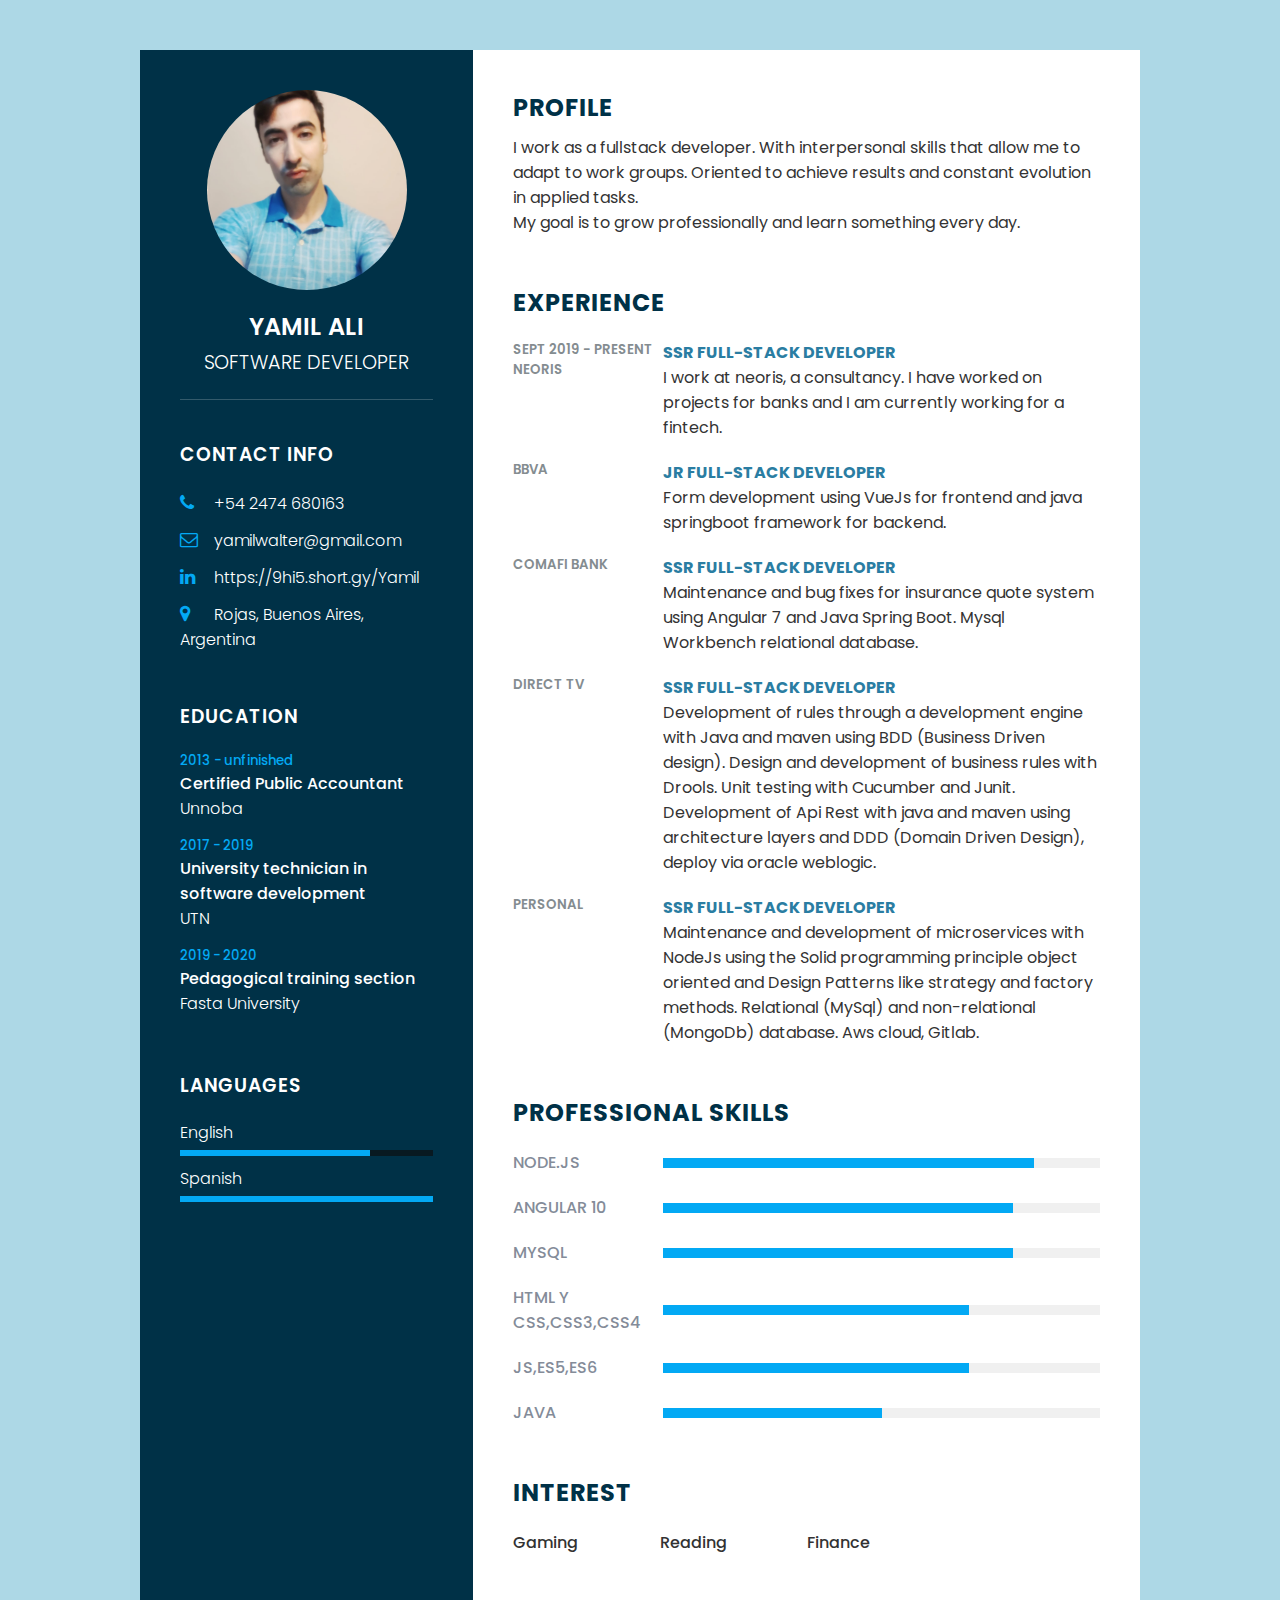
<file: index.html>
<!DOCTYPE html>
<html>
    <head>
        <meta name="viewport" content="width=device=width, initial-scale=1.0">
        <title>Responsive CV using Html & CSS</title>
        <link rel="stylesheet" href="https://cdnjs.cloudflare.com/ajax/libs/font-awesome/4.7.0/css/font-awesome.css" integrity="sha512-5A8nwdMOWrSz20fDsjczgUidUBR8liPYU+WymTZP1lmY9G6Oc7HlZv156XqnsgNUzTyMefFTcsFH/tnJE/+xBg==" crossorigin="anonymous" referrerpolicy="no-referrer" />
        <link rel="stylesheet" type="text/css" href="style.css">
    </head>
    <body>
        <div class="container">
            <div class="left_Side">
                <div class="profileText">
                    <div class="imgBx">
                        <img src="profile.jfif">
                    </div>
                    <h2>Yamil Ali<br><span>Software Developer</span></h2>
                </div>

                <div class="contactInfo">
                    <h3 class="title">Contact info</h3>
                    <ul>
                        <li>
                            <span class="icon"><i class="fa fa-phone" aria-hidden="true"></i></span>
                            <span class="text">+54 2474 680163</span>
                        </li>
                        <li>
                            <span class="icon"><i class="fa fa-envelope-o" aria-hidden="true"></i></span>
                            <span class="text">yamilwalter@gmail.com</span>
                        </li>
                        <li>
                            <span class="icon"><i class="fa fa-linkedin" aria-hidden="true"></i></span>
                            <span class="text">https://9hi5.short.gy/Yamil</span>
                        </li>
                        <li>
                            <span class="icon"><i class="fa fa-map-marker" aria-hidden="true"></i></span>
                            <span class="text">Rojas, Buenos Aires, Argentina</span>
                        </li>
                    </ul>
                </div>

                <div class="contactInfo education">
                    <h3 class="title">Education</h3>
                    <ul>
                        <li>
                            <h5>2013 - unfinished</h5>
                            <h4>Certified Public Accountant</h4>
                            <h4>Unnoba</h4>
                        </li>
                        <li>
                            <h5>2017 - 2019</h5>
                            <h4>University technician in software development</h4>
                            <h4>UTN</h4>
                        </li>
                        <li>
                            <h5>2019 - 2020</h5>
                            <h4>Pedagogical training section</h4>
                            <h4>Fasta University</h4>
                        </li>
                    </ul>
                </div>

                <div class="contactInfo language">
                    <h3 class="title">Languages</h3>
                    <ul>
                        <li>
                            <span class="text">English</span>
                            <span class="percent">
                                <div style="width: 75%;"></div>
                            </span>
                        </li>
                        <li>
                            <span class="text">Spanish</span>
                            <span class="percent">
                                <div style="width: 100%;"></div>
                            </span>
                        </li>
                    </ul>
                </div>

            </div>

            <div class="right_Side">
                <div class="about">
                    <h2 class="title2">Profile</h2>
                    <p>I work as a fullstack developer. With interpersonal skills that allow me to adapt to
                    work groups. Oriented to achieve results and constant evolution in applied tasks.<br>
                    My goal is to grow professionally and learn something every day.
                </p>
                </div>
                <div class="about">
                    <h2 class="title2">Experience</h2>
                    <div class="box">
                        <div class="year_company">
                            <h5>sept 2019 - Present</h5>
                            <h5>Neoris</h5>
                        </div>
                        <div class="text">
                            <h4>Ssr full-stack developer</h4>
                            <p>I work at neoris, a consultancy. I have worked on projects for banks and I am currently working for a fintech.</p>
                        </div>
                    </div>

                    <div class="box">
                        <div class="year_company">
                            <h5></h5>
                            <h5>BBVA</h5>
                        </div>
                        <div class="text">
                            <h4>Jr full-stack developer</h4>
                            <p>Form development using VueJs for frontend and java springboot framework for backend.</p>
                        </div>
                    </div>

                    <div class="box">
                        <div class="year_company">
                            <h5></h5>
                            <h5>Comafi Bank</h5>
                        </div>
                        <div class="text">
                            <h4>Ssr full-stack developer</h4>
                            <p>Maintenance and bug fixes for insurance quote system using Angular 7 and Java Spring
                            Boot. Mysql Workbench relational database.</p>
                        </div>
                    </div>

                    <div class="box">
                        <div class="year_company">
                            <h5></h5>
                            <h5>Direct Tv</h5>
                        </div>
                        <div class="text">
                            <h4>Ssr full-stack developer</h4>
                            <p>Development of rules through a development engine with Java and maven using BDD (Business Driven
                            design). Design and development of business rules with Drools. Unit testing with Cucumber and Junit.
                            Development of Api Rest with java and maven using architecture layers and DDD (Domain Driven Design),
                            deploy via oracle weblogic.</p>
                        </div>
                    </div>

                    <div class="box">
                        <div class="year_company">
                            <h5></h5>
                            <h5>Personal</h5>
                        </div>
                        <div class="text">
                            <h4>Ssr full-stack developer</h4>
                            <p>Maintenance and development of microservices with NodeJs using the Solid programming principle
                            object oriented and Design Patterns like strategy and factory methods. Relational (MySql) and non-relational (MongoDb) database. Aws cloud, Gitlab.</p>
                        </div>
                    </div>

                </div>

                <div class="about skills">
                    <h2 class="title2">Professional skills</h2>
                    <div class="box">
                        <h4>Node.js</h4>
                        <div class="percent">
                            <div style="width: 85%;"></div>
                        </div>
                    </div>
                    <div class="box">
                        <h4>Angular 10</h4>
                        <div class="percent">
                            <div style="width: 80%;"></div>
                        </div>
                    </div>
                    <div class="box">
                        <h4>MySQL</h4>
                        <div class="percent">
                            <div style="width: 80%;"></div>
                        </div>
                    </div>
                    <div class="box">
                        <h4>Html y Css,Css3,Css4</h4>
                        <div class="percent">
                            <div style="width: 70%;"></div>
                        </div>
                    </div>
                    <div class="box">
                        <h4>Js,Es5,Es6</h4>
                        <div class="percent">
                            <div style="width: 70%;"></div>
                        </div>
                    </div>
                    <div class="box">
                        <h4>Java</h4>
                        <div class="percent">
                            <div style="width: 50%;"></div>
                        </div>
                    </div>
                </div>

                <div class="about interest">
                    <h2 class="title2">interest</h2>
                    <ul>
                        <li>Gaming</li>
                        <li>Reading</li>
                        <li>Finance</li>
                    </ul>
                </div>

            </div>
        </div>
    </body>
</html>
</file>
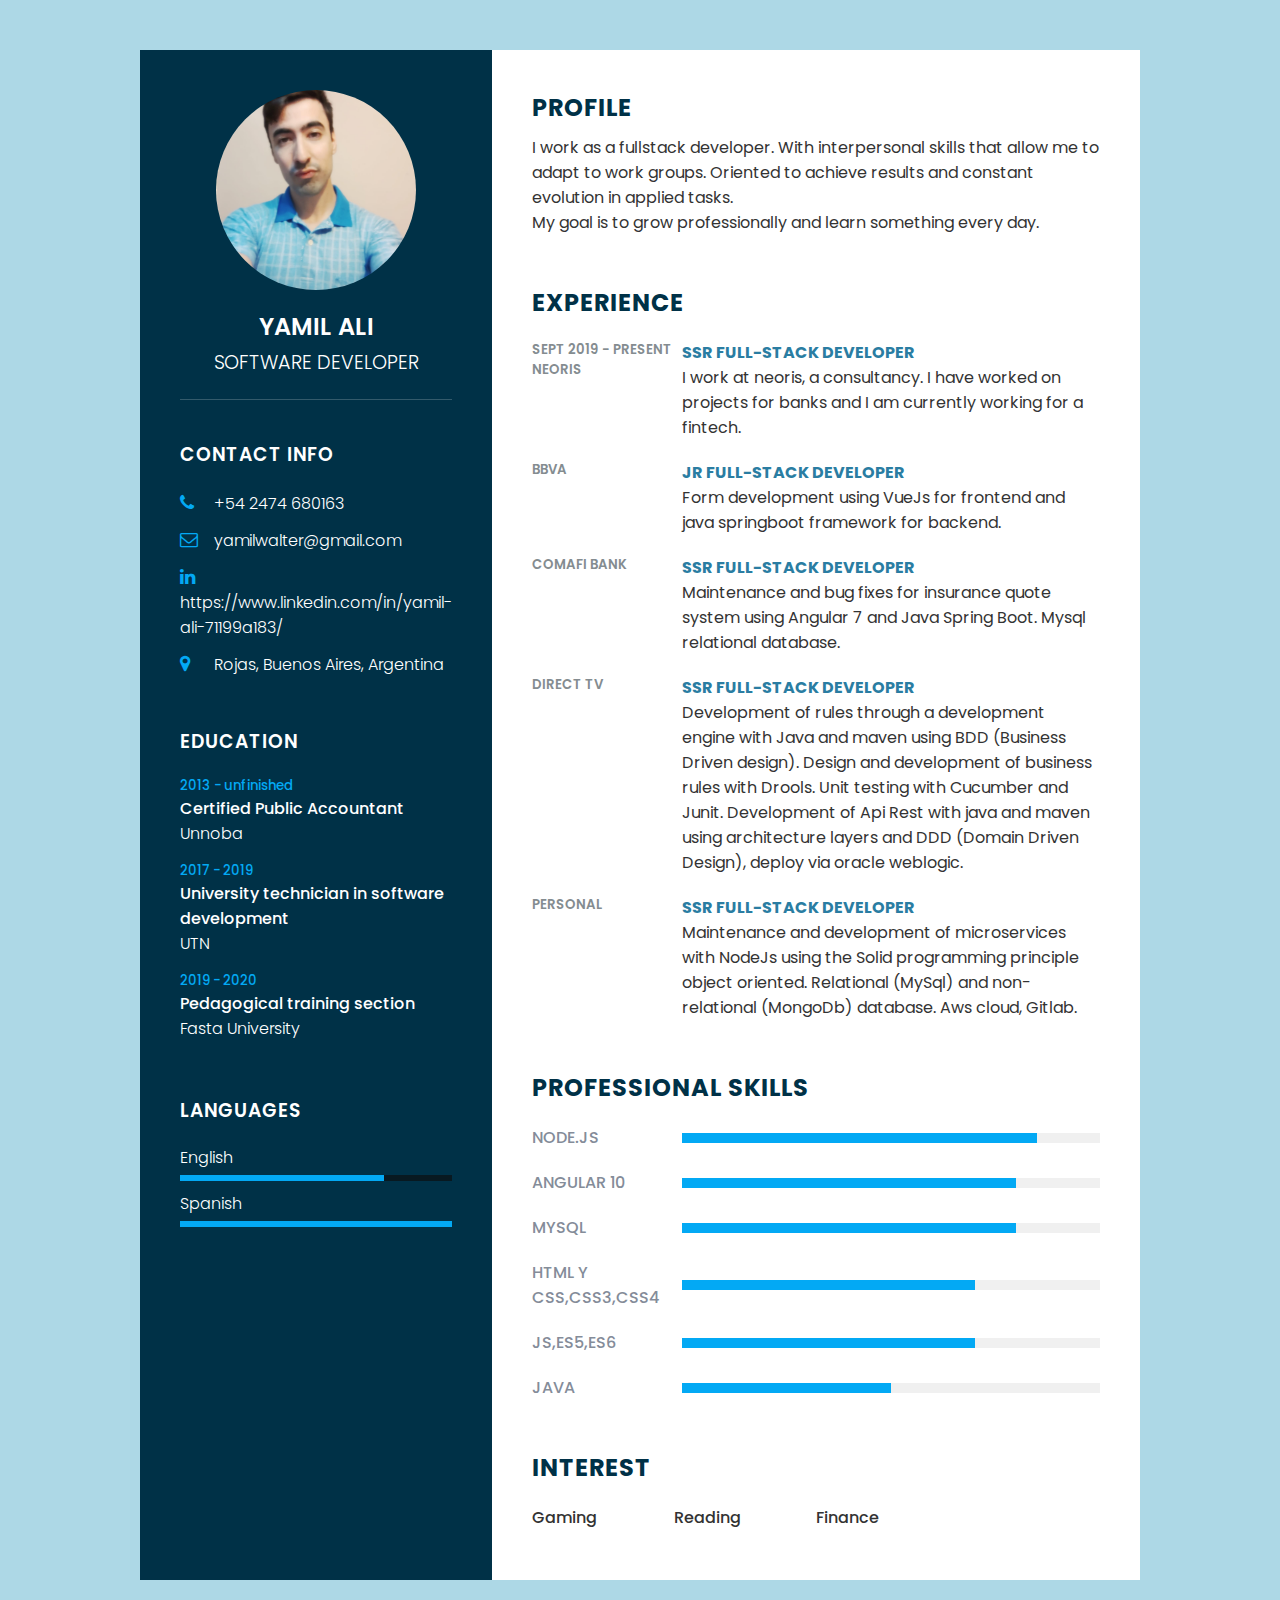
<file: cv html/index.html>
<!DOCTYPE html>
<html>
    <head>
        <meta name="viewport" content="width=device=width, initial-scale=1.0">
        <title>Responsive CV using Html & CSS</title>
        <link rel="stylesheet" href="https://cdnjs.cloudflare.com/ajax/libs/font-awesome/4.7.0/css/font-awesome.css" integrity="sha512-5A8nwdMOWrSz20fDsjczgUidUBR8liPYU+WymTZP1lmY9G6Oc7HlZv156XqnsgNUzTyMefFTcsFH/tnJE/+xBg==" crossorigin="anonymous" referrerpolicy="no-referrer" />
        <link rel="stylesheet" type="text/css" href="style.css">
    </head>
    <body>
        <div class="container">
            <div class="left_Side">
                <div class="profileText">
                    <div class="imgBx">
                        <img src="profile.jfif">
                    </div>
                    <h2>Yamil Ali<br><span>Software Developer</span></h2>
                </div>

                <div class="contactInfo">
                    <h3 class="title">Contact info</h3>
                    <ul>
                        <li>
                            <span class="icon"><i class="fa fa-phone" aria-hidden="true"></i></span>
                            <span class="text">+54 2474 680163</span>
                        </li>
                        <li>
                            <span class="icon"><i class="fa fa-envelope-o" aria-hidden="true"></i></span>
                            <span class="text">yamilwalter@gmail.com</span>
                        </li>
                        <li>
                            <span class="icon"><i class="fa fa-linkedin" aria-hidden="true"></i></span>
                            <span class="text">https://www.linkedin.com/in/yamil-ali-71199a183/</span>
                        </li>
                        <li>
                            <span class="icon"><i class="fa fa-map-marker" aria-hidden="true"></i></span>
                            <span class="text">Rojas, Buenos Aires, Argentina</span>
                        </li>
                    </ul>
                </div>

                <div class="contactInfo education">
                    <h3 class="title">Education</h3>
                    <ul>
                        <li>
                            <h5>2013 - unfinished</h5>
                            <h4>Certified Public Accountant</h4>
                            <h4>Unnoba</h4>
                        </li>
                        <li>
                            <h5>2017 - 2019</h5>
                            <h4>University technician in software development</h4>
                            <h4>UTN</h4>
                        </li>
                        <li>
                            <h5>2019 - 2020</h5>
                            <h4>Pedagogical training section</h4>
                            <h4>Fasta University</h4>
                        </li>
                    </ul>
                </div>

                <div class="contactInfo language">
                    <h3 class="title">Languages</h3>
                    <ul>
                        <li>
                            <span class="text">English</span>
                            <span class="percent">
                                <div style="width: 75%;"></div>
                            </span>
                        </li>
                        <li>
                            <span class="text">Spanish</span>
                            <span class="percent">
                                <div style="width: 100%;"></div>
                            </span>
                        </li>
                    </ul>
                </div>




            </div>

            <div class="right_Side">
                <div class="about">
                    <h2 class="title2">Profile</h2>
                    <p>I work as a fullstack developer. With interpersonal skills that allow me to adapt to
                    work groups. Oriented to achieve results and constant evolution in applied tasks.<br>
                    My goal is to grow professionally and learn something every day.
                </p>
                </div>
                <div class="about">
                    <h2 class="title2">Experience</h2>
                    <div class="box">
                        <div class="year_company">
                            <h5>sept 2019 - Present</h5>
                            <h5>Neoris</h5>
                        </div>
                        <div class="text">
                            <h4>Ssr full-stack developer</h4>
                            <p>I work at neoris, a consultancy. I have worked on projects for banks and I am currently working for a fintech.</p>
                        </div>
                    </div>

                    <div class="box">
                        <div class="year_company">
                            <h5></h5>
                            <h5>BBVA</h5>
                        </div>
                        <div class="text">
                            <h4>Jr full-stack developer</h4>
                            <p>Form development using VueJs for frontend and java springboot framework for backend.</p>
                        </div>
                    </div>

                    <div class="box">
                        <div class="year_company">
                            <h5></h5>
                            <h5>Comafi Bank</h5>
                        </div>
                        <div class="text">
                            <h4>Ssr full-stack developer</h4>
                            <p>Maintenance and bug fixes for insurance quote system using Angular 7 and Java Spring
                            Boot. Mysql relational database.</p>
                        </div>
                    </div>

                    <div class="box">
                        <div class="year_company">
                            <h5></h5>
                            <h5>Direct Tv</h5>
                        </div>
                        <div class="text">
                            <h4>Ssr full-stack developer</h4>
                            <p>Development of rules through a development engine with Java and maven using BDD (Business Driven
                            design). Design and development of business rules with Drools. Unit testing with Cucumber and Junit.
                            Development of Api Rest with java and maven using architecture layers and DDD (Domain Driven Design),
                            deploy via oracle weblogic.</p>
                        </div>
                    </div>

                    <div class="box">
                        <div class="year_company">
                            <h5></h5>
                            <h5>Personal</h5>
                        </div>
                        <div class="text">
                            <h4>Ssr full-stack developer</h4>
                            <p>Maintenance and development of microservices with NodeJs using the Solid programming principle
                            object oriented. Relational (MySql) and non-relational (MongoDb) database. Aws cloud, Gitlab.</p>
                        </div>
                    </div>

                </div>

                <div class="about skills">
                    <h2 class="title2">Professional skills</h2>
                    <div class="box">
                        <h4>Node.js</h4>
                        <div class="percent">
                            <div style="width: 85%;"></div>
                        </div>
                    </div>
                    <div class="box">
                        <h4>Angular 10</h4>
                        <div class="percent">
                            <div style="width: 80%;"></div>
                        </div>
                    </div>
                    <div class="box">
                        <h4>MySQL</h4>
                        <div class="percent">
                            <div style="width: 80%;"></div>
                        </div>
                    </div>
                    <div class="box">
                        <h4>Html y Css,Css3,Css4</h4>
                        <div class="percent">
                            <div style="width: 70%;"></div>
                        </div>
                    </div>
                    <div class="box">
                        <h4>Js,Es5,Es6</h4>
                        <div class="percent">
                            <div style="width: 70%;"></div>
                        </div>
                    </div>
                    <div class="box">
                        <h4>Java</h4>
                        <div class="percent">
                            <div style="width: 50%;"></div>
                        </div>
                    </div>
                </div>

                <div class="about interest">
                    <h2 class="title2">interest</h2>
                    <ul>
                        <li>Gaming</li>
                        <li>Reading</li>
                        <li>Finance</li>
                    </ul>
                </div>

            </div>
        </div>
    </body>
</html>
</file>
<file: style.css>
@import url('https://fonts.googleapis.com/css?family=Poppins:200,300,400,500,600,700,800,900&display=swap');
*
{
    margin: 0;
    padding: 0;
    box-sizing: border-box;
    font-family: 'Poppins', sans-serif;
}
body{
    background: lightblue;
    display: flex;
    justify-content: center;
    align-items: center;
    min-height: 100vh;
}
.container
{
 position: relative;
 width: 100%;
 max-width: 1000px;
 min-height: 1000px;
 background: #fff;
 margin: 50px;
 display: grid;
 grid-template-columns: 1fr 2fr;
 box-shadow: 0 35px 55px rgba(0,0,0,0,1);
}
.profileText
{
    position: relative;
    display: flex;
    flex-direction: column;
    align-items: center;
    padding-bottom: 20px;
    border-bottom: 1px solid rgba(255,255,255,0.2);
}
.profileText .imgBx
{
    position: relative;
    width: 200px;
    height: 200px;
    border-radius: 50%;
    overflow: hidden;
}
.profileText .imgBx img
{
    position: absolute;
    top: 0;
    left: 0;
    width: 100%;
    height: 100%;
    object-fit: cover;
}
.profileText h2
{
   color: #fff;
   font-size: 1.5em;
   margin-top: 20px;
   text-transform: uppercase;
   text-align: center;
   font-weight: 600;
   line-height:1.4em;
}
.profileText h2 span
{
    font-size: 0.8em;
    font-weight: 300;
}
.contactInfo
{
    padding-top: 40px;

}
.title
{
    color: #fff;
    text-transform: uppercase;
    font-weight: 600;
    letter-spacing: 1px;
    margin-bottom: 20px;
}
.contactInfo ul
{
    position: relative;
}
.contactInfo ul li
{
    position: relative;
    list-style: none;
    margin: 10px 0;
    cursor: pointer;
}
.contactInfo ul li .icon
{
    display: inline-block;
    width: 30px;
    font-size: 18px;
    color: #03a9f4;
}
.contactInfo ul li span
{
    color:#fff;
    font-weight: 300;
}
.contactInfo.education li
{
    margin-bottom: 15px;
}
.contactInfo.education h5
{
    color: #03a9f4;
    font-weight: 500;
}
.contactInfo.education h4:nth-child(2)
{
    color: #fff;
    font-weight: 500;
}
.contactInfo.education h4
{
    color: #fff;
    font-weight: 300;
}
.contactInfo.language .percent
{
    position: relative;
    width: 100%;
    height: 6px;
    background: #081921;
    display: block;
    margin-top: 5px;
}
.contactInfo.language .percent div
{
    position: absolute;
    top: 0;
    left: 0;
    height: 100%;
    background: #03a9f4;
}
.container .left_Side
{
    position: relative;
    background: #003147;
    padding: 40px;
}
.container .right_Side
{
    position: relative;
    background: #fff;
    padding: 40px;
}
.about
{
    margin-bottom: 50px;
}
.about:last-child
{
    margin-bottom: 0;
}
.title2
{
    color: #003147;
    text-transform: uppercase;
    letter-spacing: 1px;
    margin-bottom: 10px;
}
p
{
color: #333;
}
.about .box
{
    display: flex;
    flex-direction: row;
    margin: 20px 0;
}
.about .box .year_company
{
    min-width: 150px;
}
.about .box .year_company h5
{
    text-transform: uppercase;
    color: #848c90;
    font-weight: 600;
}
.about .box .text h4
{
    text-transform: uppercase;
    color: #2a7da2;
    font-size: 16px;
}
.skills .box
{
    position: relative;
    width: 100%;
    display: grid;
    grid-template-columns: 150px 1fr;
    justify-content: center;
    align-items: center;
}
.skills .box h4
{
    text-transform: uppercase;
    color: #848c99;
    font-weight: 500;
}
.skills .box .percent
{
    position: relative;
    width: 100%;
    height: 10px;
    background: #f0f0f0;
}
.skills .box .percent div
{
    position: absolute;
    top: 0;
    left: 0;
    height: 100%;
    background: #03a9f4;
}
.interest ul
{
    display: grid;
    grid-template-columns: repeat(4,1fr);
}
.interest ul li
{
    list-style: none;
    color: #333;
    font-weight: 500;
    margin: 10px 0;
}
.interest ul li .fa
{
    color: #03a9f4;
    font-size: 18px;
    width: 20px;
}
@media (max-width: 1000px)
{
    .container
    {
        margin: 10px;
        grid-template-columns: repeat(1,1fr);
    }
    .interest ul
    {
        grid-template-columns: repeat(2,1fr);
    }
}

@media (max-width: 600px)
{
    about.box
    {
        flex-direction: column;
    }
    .about.box .year_company {
        margin-bottom: 5px;
    }
    .interest ul
    {
        grid-template-columns: repeat(1,1fr);
    }
    .skills.box
    {
        grid-template-columns: repeat(1,1fr);
    }
}
</file>
<file: cv html/style.css>
@import url('https://fonts.googleapis.com/css?family=Poppins:200,300,400,500,600,700,800,900&display=swap');
*
{
    margin: 0;
    padding: 0;
    box-sizing: border-box;
    font-family: 'Poppins', sans-serif;
}
body{
    background: lightblue;
    display: flex;
    justify-content: center;
    align-items: center;
    min-height: 100vh;
}
.container
{
 position: relative;
 width: 100%;
 max-width: 1000px;
 min-height: 1000px;
 background: #fff;
 margin: 50px;
 display: grid;
 grid-template-columns: 1fr 2fr;
 box-shadow: 0 35px 55px rgba(0,0,0,0,1);
}
.profileText
{
    position: relative;
    display: flex;
    flex-direction: column;
    align-items: center;
    padding-bottom: 20px;
    border-bottom: 1px solid rgba(255,255,255,0.2);
}
.profileText .imgBx
{
    position: relative;
    width: 200px;
    height: 200px;
    border-radius: 50%;
    overflow: hidden;
}
.profileText .imgBx img
{
    position: absolute;
    top: 0;
    left: 0;
    width: 100%;
    height: 100%;
    object-fit: cover;
}
.profileText h2
{
   color: #fff;
   font-size: 1.5em;
   margin-top: 20px;
   text-transform: uppercase;
   text-align: center;
   font-weight: 600;
   line-height:1.4em;
}
.profileText h2 span
{
    font-size: 0.8em;
    font-weight: 300;
}
.contactInfo
{
    padding-top: 40px;

}
.title
{
    color: #fff;
    text-transform: uppercase;
    font-weight: 600;
    letter-spacing: 1px;
    margin-bottom: 20px;
}
.contactInfo ul
{
    position: relative;
}
.contactInfo ul li
{
    position: relative;
    list-style: none;
    margin: 10px 0;
    cursor: pointer;
}
.contactInfo ul li .icon
{
    display: inline-block;
    width: 30px;
    font-size: 18px;
    color: #03a9f4;
}
.contactInfo ul li span
{
    color:#fff;
    font-weight: 300;
}
.contactInfo.education li
{
    margin-bottom: 15px;
}
.contactInfo.education h5
{
    color: #03a9f4;
    font-weight: 500;
}
.contactInfo.education h4:nth-child(2)
{
    color: #fff;
    font-weight: 500;
}
.contactInfo.education h4
{
    color: #fff;
    font-weight: 300;
}
.contactInfo.language .percent
{
    position: relative;
    width: 100%;
    height: 6px;
    background: #081921;
    display: block;
    margin-top: 5px;
}
.contactInfo.language .percent div
{
    position: absolute;
    top: 0;
    left: 0;
    height: 100%;
    background: #03a9f4;
}
.container .left_Side
{
    position: relative;
    background: #003147;
    padding: 40px;
}
.container .right_Side
{
    position: relative;
    background: #fff;
    padding: 40px;
}
.about
{
    margin-bottom: 50px;
}
.about:last-child
{
    margin-bottom: 0;
}
.title2
{
    color: #003147;
    text-transform: uppercase;
    letter-spacing: 1px;
    margin-bottom: 10px;
}
p
{
color: #333;
}
.about .box
{
    display: flex;
    flex-direction: row;
    margin: 20px 0;
}
.about .box .year_company
{
    min-width: 150px;
}
.about .box .year_company h5
{
    text-transform: uppercase;
    color: #848c90;
    font-weight: 600;
}
.about .box .text h4
{
    text-transform: uppercase;
    color: #2a7da2;
    font-size: 16px;
}
.skills .box
{
    position: relative;
    width: 100%;
    display: grid;
    grid-template-columns: 150px 1fr;
    justify-content: center;
    align-items: center;
}
.skills .box h4
{
    text-transform: uppercase;
    color: #848c99;
    font-weight: 500;
}
.skills .box .percent
{
    position: relative;
    width: 100%;
    height: 10px;
    background: #f0f0f0;
}
.skills .box .percent div
{
    position: absolute;
    top: 0;
    left: 0;
    height: 100%;
    background: #03a9f4;
}
.interest ul
{
    display: grid;
    grid-template-columns: repeat(4,1fr);
}
.interest ul li
{
    list-style: none;
    color: #333;
    font-weight: 500;
    margin: 10px 0;
}
.interest ul li .fa
{
    color: #03a9f4;
    font-size: 18px;
    width: 20px;
}
@media (max-width: 1000px)
{
    .container
    {
        margin: 10px;
        grid-template-columns: repeat(1,1fr);
    }
    .interest ul
    {
        grid-template-columns: repeat(2,1fr);
    }
}

@media (max-width: 600px)
{
    about.box
    {
        flex-direction: column;
    }
    .about.box .year_company {
        margin-bottom: 5px;
    }
    .interest ul
    {
        grid-template-columns: repeat(1,1fr);
    }
    .skills.box
    {
        grid-template-columns: repeat(1,1fr);
    }
}
</file>
